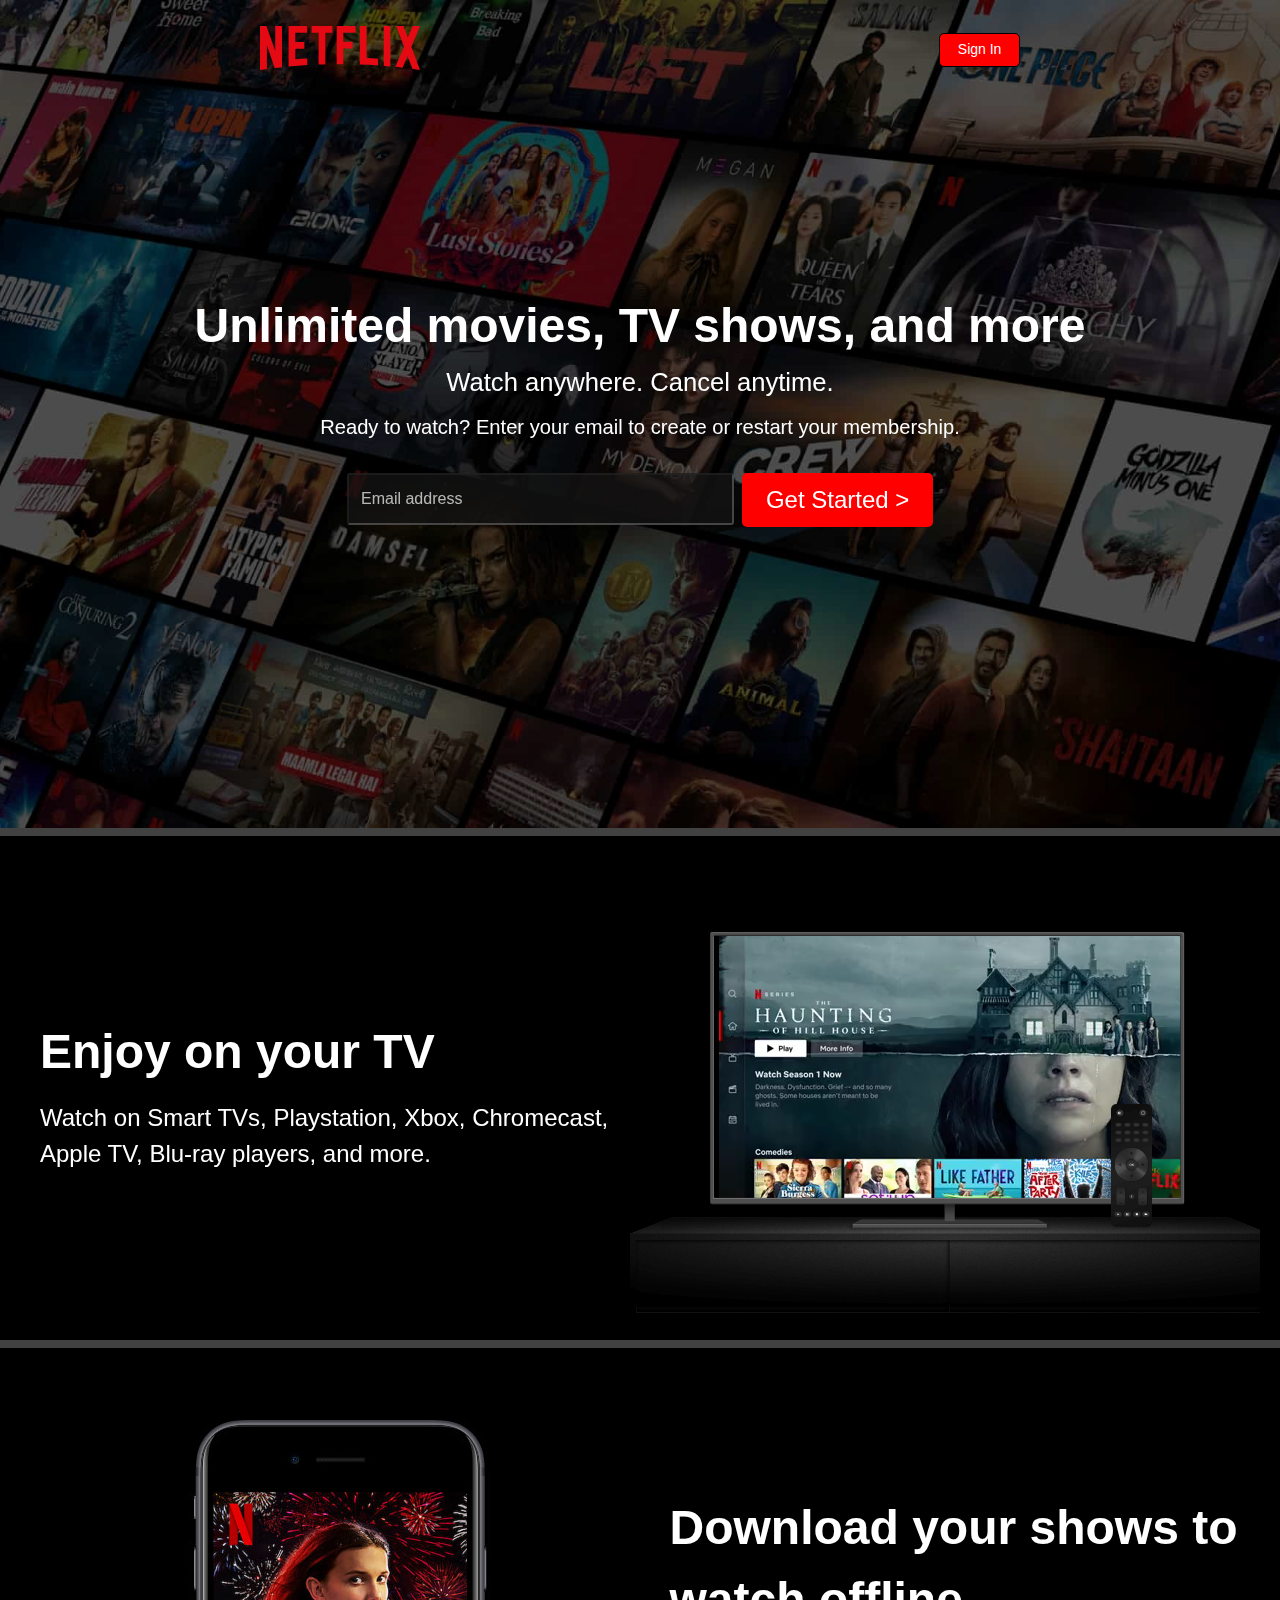
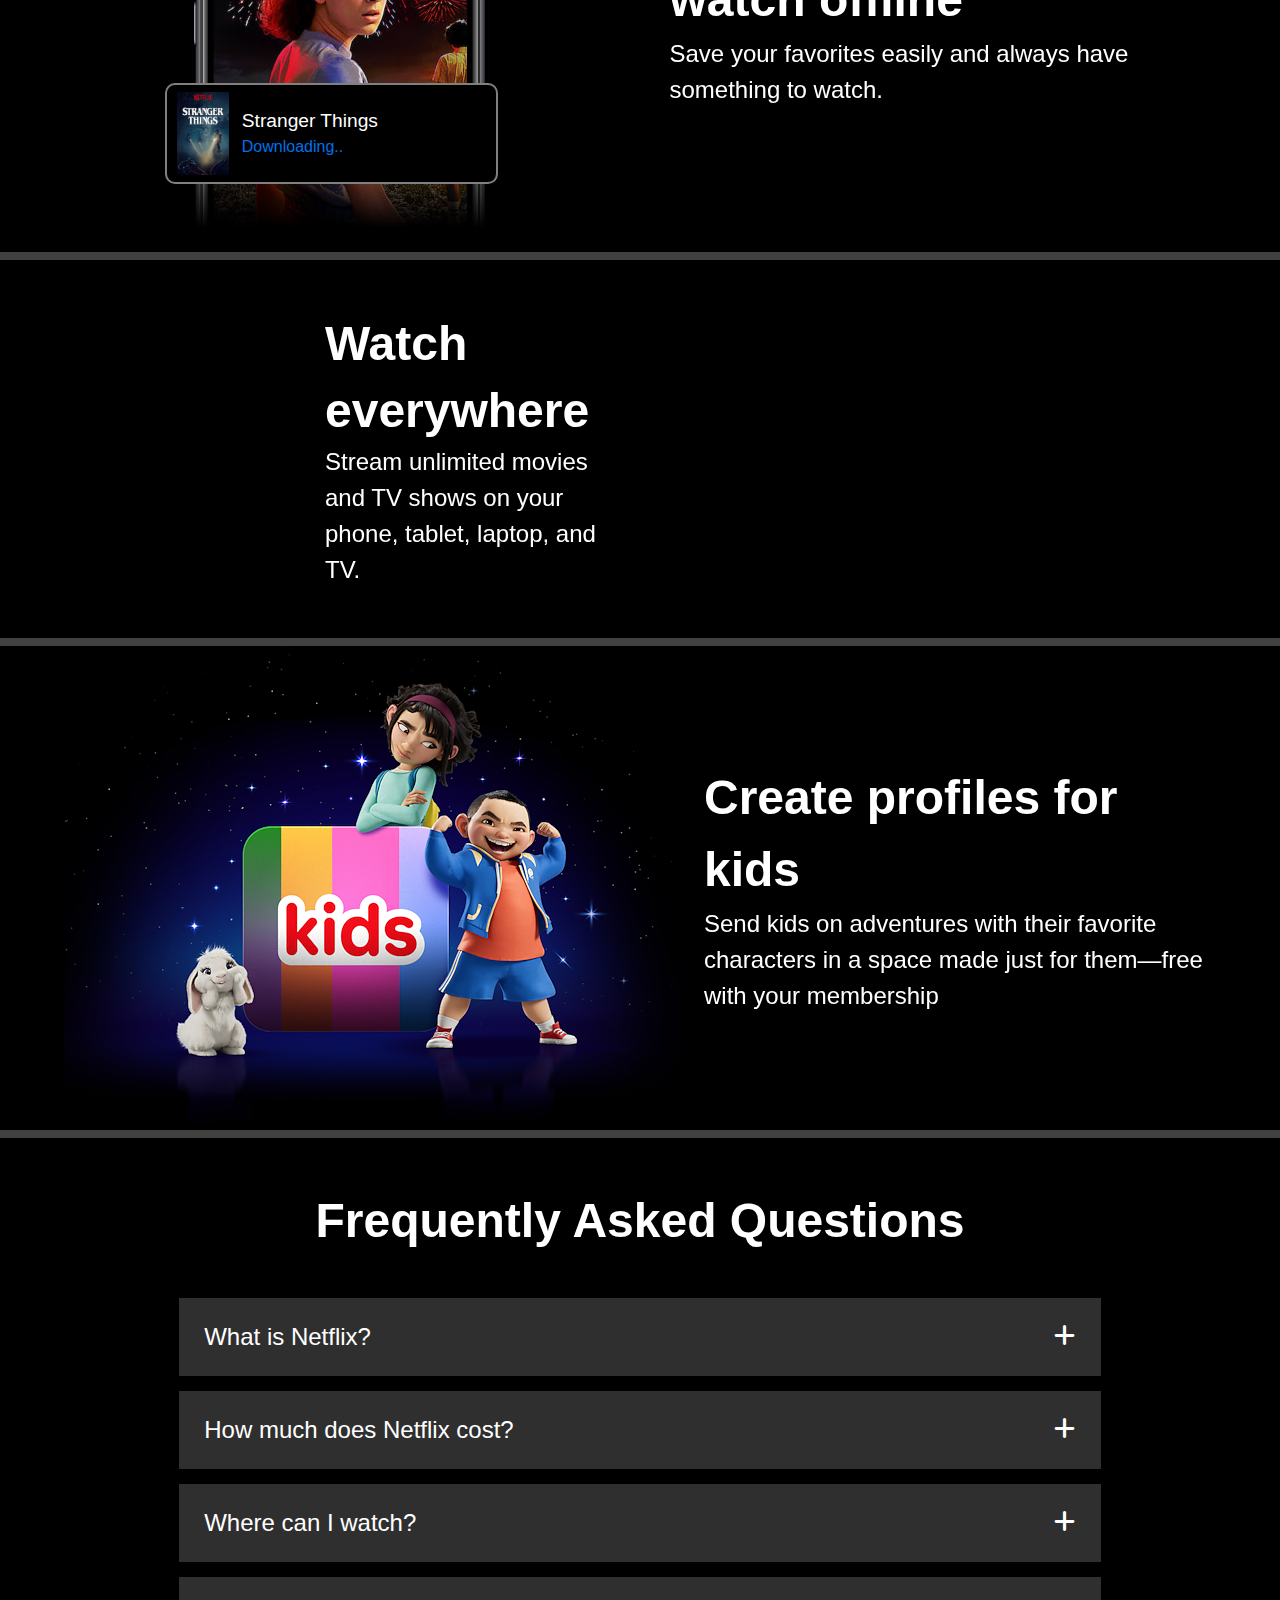
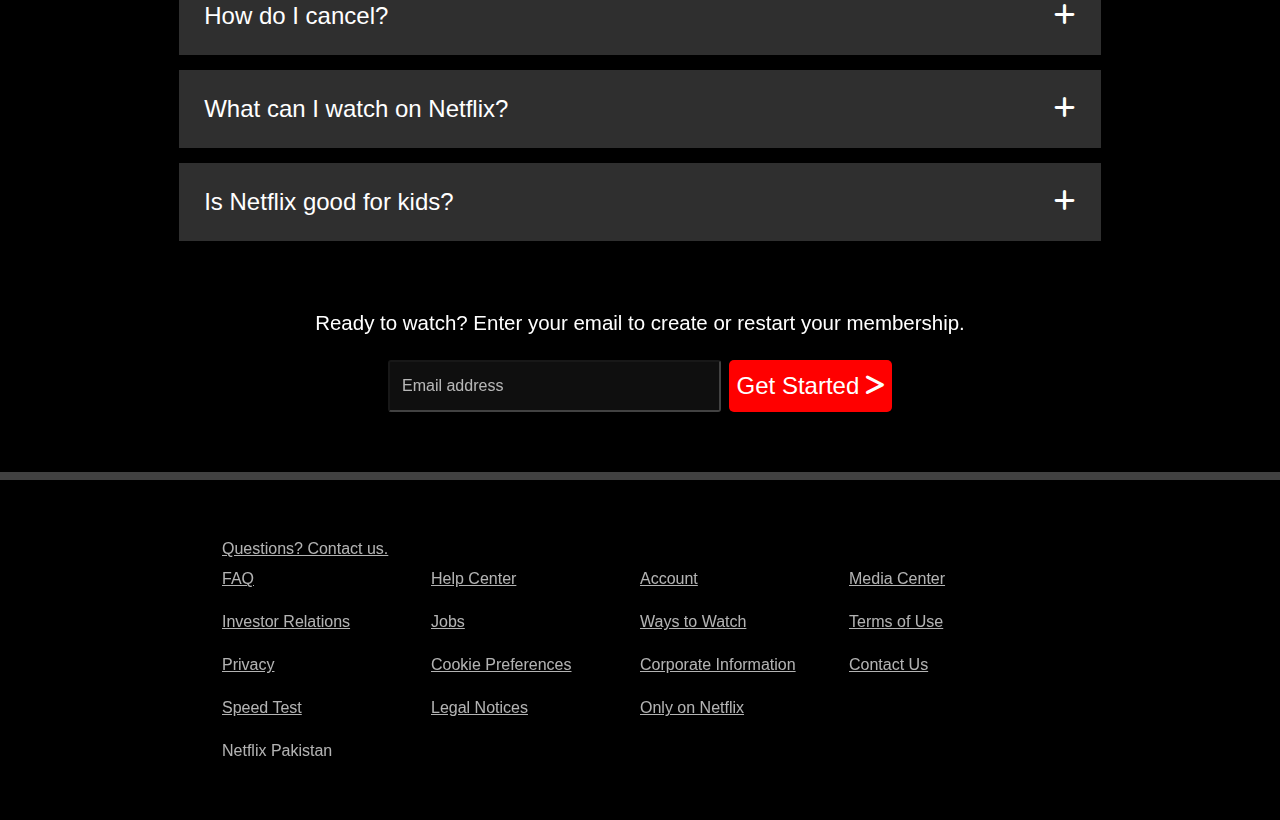
<file: index.html>
<!DOCTYPE html>
<html lang="en">

<head>
    <meta charset="UTF-8">
    <meta name="viewport" content="width=device-width, initial-scale=1.0">
    <meta name="google-site-verification" content="ixDohP4hkZbmgXG186TBq-lHDKE25GFecspCRJdrLgk" />
    <link rel="stylesheet" href="https://cdnjs.cloudflare.com/ajax/libs/font-awesome/6.5.2/css/all.min.css">
    <title>Netflix Pakistan - Watch TV Shows Online, Watch Movies Online</title>
</head>
<link rel="stylesheet" href="style.css">
<link rel="stylesheet" href="device.css">

<body>
    <section id="main">
        <nav>
            <span>
                <img src="Assets/Images/Logo.svg" width="160px" alt="Logo">
            </span>

            <div id="navButton" class="btn">
                <a href="login.html" target="_blank">Sign In</a>
            </div>
        </nav>

        <div id="hero">
            <h1> Unlimited movies, TV shows, and more </h1>
            <p> Watch anywhere. Cancel anytime. </p>
            <p> Ready to watch? Enter your email to create or restart your membership. </p>

            <div class="info">
                <label for="Email"></label>
                <input type="email" name="Email" id="Email" placeholder="Email address" required>
                <button class="btn">Get Started &gt;</button>
            </div>
        </div>
        <div class="box">

        </div>
    </section>

    <div class="separationLine"> </div>

    <!-- Next Section Starts  -->

    <section class="next">
        <div class="set">
            <h2>Enjoy on your TV</h2>
            <p>Watch on Smart TVs, Playstation, Xbox, Chromecast, Apple TV, Blu-ray players, and more.</p>
        </div>

        <div class="ImgSection">
            <img src="Assets/Images/tv.PNG" alt="Tv image" id="myimage">
            <video src="Assets/Videos/Tv-video.m4v" autoplay loop muted></video>
        </div>
    </section>

    <div class="separationLine"> </div>

    <section class="next second">
        <div class="ImgSection">
            <img src="Assets/Images/mobile image.jpg" alt="Mobile image">
            <div class="boxshot">
                <span> <img src="Assets/Images/boxshot.png" alt="boxshot" width="65px" height="83px"></span>
                <div class="setcont">
                    <div id="str">Stranger Things</div>
                    <div id="download">Downloading..</div>
                </div>
            </div>
        </div>

        <div class="set cont">
            <h2>Download your shows to watch offline</h2>
            <p>Save your favorites easily and always have something to watch.</p>
        </div>
    </section>

    <div class="separationLine"> </div>

    <section class="next third">
        <div class="watch">
            <h2>Watch everywhere</h2>
            <p>Stream unlimited movies and TV shows on your phone, tablet, laptop, and TV.</p>
        </div>
    </section>

    <div class="separationLine"> </div>

    <section class="next fourth">
        <div id="kidsImg"><img src="Assets/Images/kids.png" alt="Kids"></div>
        <div class="kids">
            <h2>Create profiles for kids</h2>
            <p>Send kids on adventures with their favorite characters in a space made just for them—free with your
                membership</p>
        </div>
    </section>

    <div class="separationLine"> </div>

    <section id="questions">
        <h2>Frequently Asked Questions</h2>
        <div class="set">
            <div class="wrappers">
                <button class="toggle"><span>What is Netflix?</span>
                    <i class="fa-solid fa-plus icon"></i>
                </button>
                <div class="content">
                    <span>
                        Netflix is a streaming service that offers a wide variety of award-winning TV shows, movies,
                        anime, documentaries, and more on thousands of internet-connected devices.
                    </span>
                    <br><br>
                    <span>
                        You can watch as much as you want, whenever you want without a single commercial all for one
                        low monthly price. There's always something new to discover and new TV shows and movies are
                        added every week!
                    </span>
                </div>
            </div>

            <div class="wrappers">
                <button class="toggle"><span>How much does Netflix cost?</span>
                    <i class="fa-solid fa-plus icon"></i>
                </button>
                <div class="content">
                    <span>
                        Watch Netflix on your smartphone, tablet, Smart TV, laptop, or streaming device, all for one
                        fixed monthly fee. Plans range from Rs 250 to Rs 1,100 a month. No extra costs, no
                        contracts.Netflix is a streaming service that offers a wide variety of award-winning TV shows,
                        movies, anime, documentaries, and more on thousands of internet-connected devices.
                    </span>
                </div>
            </div>

            <div class="wrappers">
                <button class="toggle"><span>Where can I watch?</span>
                    <i class="fa-solid fa-plus icon"></i>
                </button>
                <div class="content">
                    <span>
                        Watch anywhere, anytime. Sign in with your Netflix account to watch instantly on the web at
                        netflix.com from your personal computer or on any internet-connected device that offers the
                        Netflix app, including smart TVs, smartphones, tablets, streaming media players and game
                        consoles.
                    </span>
                    <br><br>
                    <span>
                        You can also download your favorite shows with the iOS, Android, or Windows 10 app. Use
                        downloads to watch while you're on the go and without an internet connection. Take Netflix with
                        you anywhere.
                    </span>
                </div>
            </div>

            <div class="wrappers">
                <button class="toggle"><span>How do I cancel?</span>
                    <i class="fa-solid fa-plus icon"></i>
                </button>
                <div class="content">
                    <span>
                        Netflix is flexible. There are no pesky contracts and no commitments. You can easily cancel your
                        account online in two clicks. There are no cancellation fees start or stop your account anytime.
                    </span>
                </div>
            </div>

            <div class="wrappers">
                <button class="toggle"><span>What can I watch on Netflix?</span>
                    <i class="fa-solid fa-plus icon"></i>
                </button>
                <div class="content">
                    <span>
                        Netflix has an extensive library of feature films, documentaries, TV shows, anime, award-winning
                        Netflix originals, and more. Watch as much as you want, anytime you want.
                    </span>
                </div>
            </div>

            <div class="wrappers">
                <button class="toggle"><span>Is Netflix good for kids?</span>
                    <i class="fa-solid fa-plus icon"></i>
                </button>
                <div class="content">
                    <span>
                        The Netflix Kids experience is included in your membership to give parents control while kids
                        enjoy family-friendly TV shows and movies in their own space.
                    </span>
                    <br><br>
                    <span>
                        Kids profiles come with PIN-protected parental controls that let you restrict the maturity
                        rating of content kids can watch and block specific titles you don't want kids to see. You can
                        watch as much as you want, whenever you want without a single commercial all for one low monthly
                        price. There's always something new to discover and new TV shows and movies are added every
                        week!
                    </span>
                </div>
            </div>
        </div>

        <div class="information">
            <h3 class="ready">Ready to watch? Enter your email to create or restart your membership.</h3>
            <div class="extra">
                <label for="Email"></label>
                <input type="email" name="Email" id="Email" placeholder="Email address" required>
                <button class="btn">Get Started <i class="fa-solid fa-greater-than"></i></button>
            </div>
        </div>
    </section>

    <div class="separationLine"> </div>

    <!-- Footer Section -->

    <footer>
        <span>
            <a href="#">Questions? Contact us.</a>
        </span>
        <div class="footerSec">
            <div class="wrapper">
                <a href="#">FAQ</a>
                <a href="#">Investor Relations</a>
                <a href="#">Privacy</a>
                <a href="#">Speed Test</a>
                <a href="#" id="none">Netflix Pakistan</a>

                <!-- <select name="Lang" id="eng">
                    <option value="Eng">English</option>
                </select> -->
            </div>

            <div class="wrapper">
                <a href="#">Help Center</a>
                <a href="#">Jobs</a>
                <a href="#">Cookie Preferences</a>
                <a href="#">Legal Notices</a>
            </div>

            <div class="wrapper">
                <a href="#">Account</a>
                <a href="#">Ways to Watch</a>
                <a href="#">Corporate Information</a>
                <a href="#">Only on Netflix</a>
            </div>

            <div class="wrapper">
                <a href="#">Media Center</a>
                <a href="#">Terms of Use</a>
                <a href="#">Contact Us</a>
            </div>

        </div>
    </footer>
    <script src="script.js"></script>
</body>

</html>
</file>
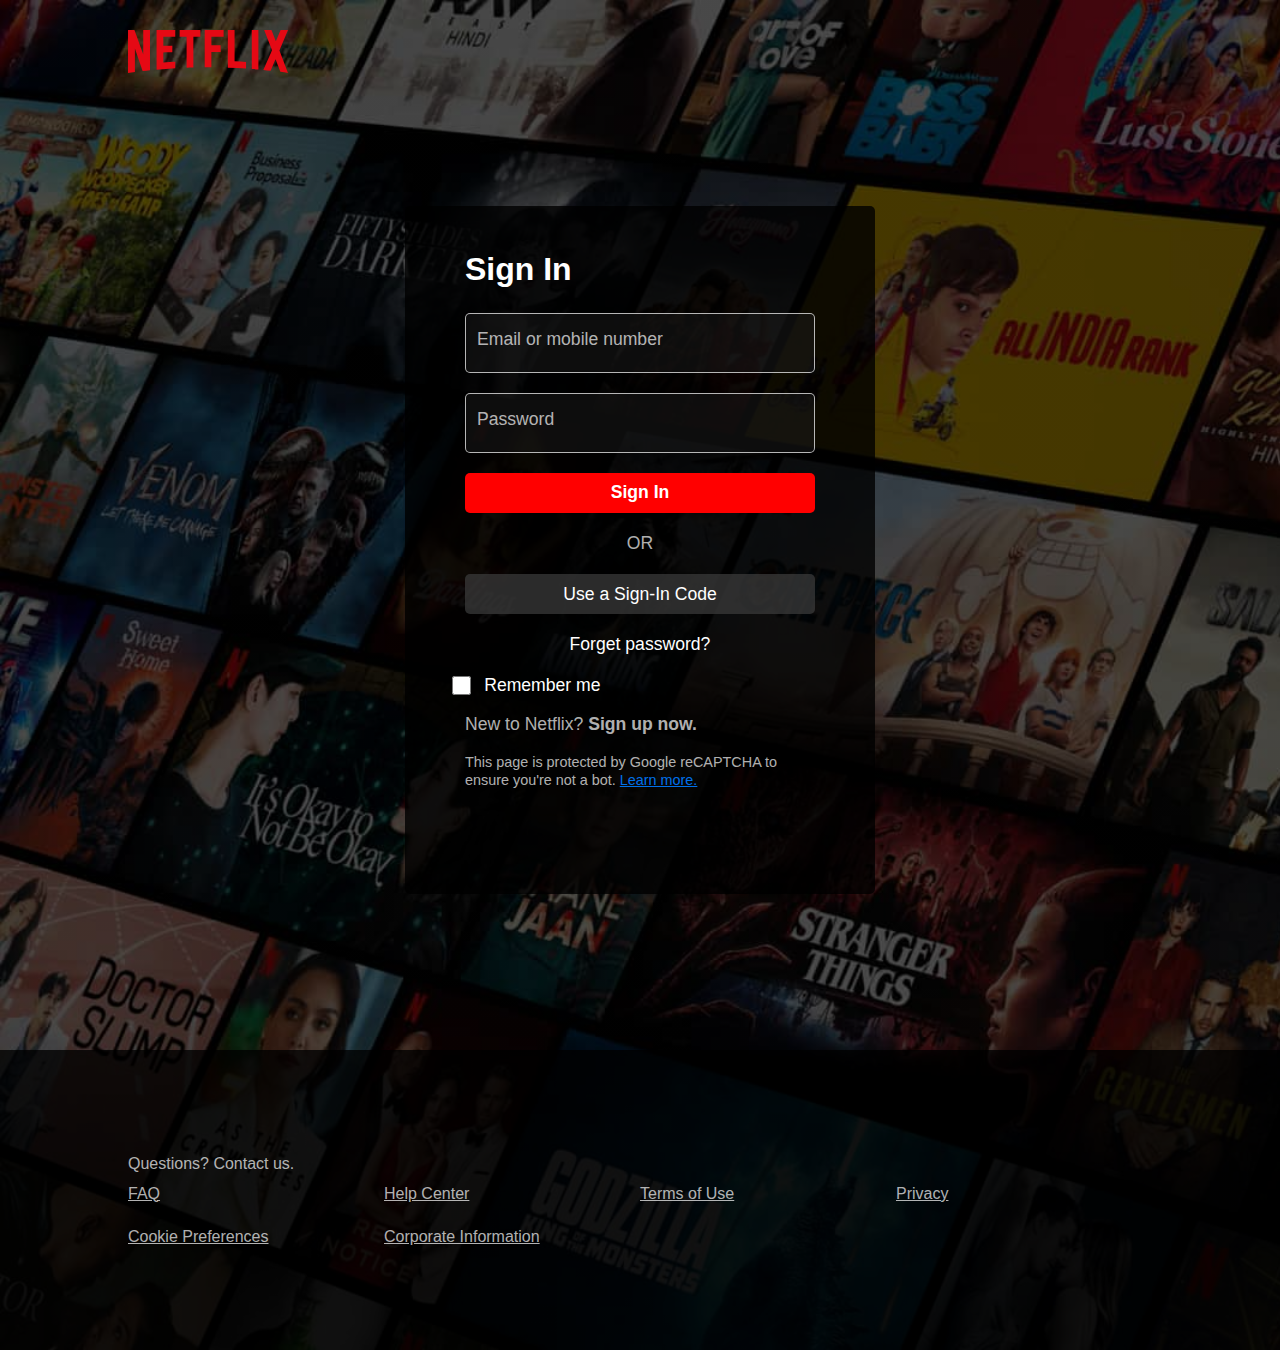
<file: login.html>
<!DOCTYPE html>
<html lang="en">

<head>
    <meta charset="UTF-8">
    <meta name="viewport" content="width=device-width, initial-scale=1.0">
    <title>Login</title>
</head>
<style>
    * {
        margin: 0;
        padding: 0;
        box-sizing: border-box;
        font-family: "Netflix Sans", "Helvetica Neue", "Segoe UI", Roboto, Ubuntu, sans-serif;
    }

    body {
        background-image: url("Assets/Images/bg\ page.jpg");
        background-repeat: no-repeat;
        background-size: cover;
        min-height: 100vh;
    }

    .container {
        display: flex;
        flex-direction: column;
        background-color: inherit;
        position: relative;
        background: linear-gradient(#0000009f, #0000009f);
        z-index: 0;
    }

    .setting {
        height: 100%;
        opacity: 0.5;
    }

    nav {
        height: 100px;
        position: relative;
        padding-top: 30px;
        display: flex;
        margin-left: 10%;
    }

    nav a img {
        cursor: pointer;
    }

    .set {
        display: flex;
        justify-content: center;
        align-items: center;
        min-height: 100vh;
        background-color: inherit;
        z-index: 2;
        position: relative;
    }

    #main .form-wrapper {
        padding: 45px 60px;
        height: 100%;
        position: absolute;
        overflow: hidden;
        z-index: 1;
        border-radius: 5px;
        box-sizing: border-box;
        width: 470px;
        height: auto;
        background-color: rgba(0, 0, 0, 0.8);
    }

    .form-wrapper h2 {
        font-size: 32px;
        font-weight: 700;
        color: white;
    }

    .form-wrapper form {
        margin: 25px 0px 60px;
    }

    .form-wrapper .form-action {
        height: 60px;
        position: relative;
        margin-bottom: 20px;
    }

    .form-action input {
        width: 100%;
        height: 100%;
        border: 1px solid rgba(255, 255, 255, 0.7);
        padding: .5rem 1rem 0.5rem;
        border-radius: 5px;
        text-align: left;
        font-size: 1.1rem;
        font-weight: 600;
        color: rgba(255, 255, 255, 0.7);
        background: rgba(32, 32, 32, 0.4);
        /* background: transparent; */
    }

    .form-action input::placeholder {
        opacity: 0;
    }


    .form-action label {
        position: absolute;
        left: 12px;
        top: 16px;
        color: rgba(255, 255, 255, 0.7);
        font-size: 1.1rem;
        font-weight: 400;
        pointer-events: none;
    }

    .form-action input:focus+label {
        top: 5px;
        font-size: 12px;
        transition: all 0.4s ease-out;
    }

    .form-action input:not(:placeholder-shown)+label {
        top: 5px;
        font-size: 12px;
    }


    .about :nth-child(1) {
        width: 100%;
        background: #ff0000;
        padding: .6rem 1rem 0.6rem;
        border-radius: 5px;
        color: rgba(255, 255, 255);
        font-size: 1.1rem;
        font-weight: 600;
        border: none;
        height: inherit;
        cursor: pointer;
        transition: all .5s ease-out;
    }

    .about :nth-child(1):hover {
        background: #c40000;
    }

    .about p {
        color: rgba(255, 255, 255, 0.7);
        text-align: center;
        margin: 20px 0px;
        font-size: 1.1rem;
        font-weight: 400;
    }

    .about :nth-child(3) {
        width: 100%;
        color: rgb(255, 255, 255);
        background: rgb(61, 61, 61, 0.7);
        height: inherit;
        padding: .6rem 1rem 0.6rem;
        font-size: 1.1rem;
        border: none;
        border-radius: 5px;
        cursor: pointer;
        font-weight: 500;
        transition: all .5s ease-out;
    }

    .about :nth-child(3):hover {
        background: rgba(43, 42, 42, 0.7);
    }

    .about a {
        text-decoration: none;
        color: rgb(255, 255, 255);
        width: 100%;
        display: flex;
        justify-content: center;
        margin: 20px 0px;
        font-size: 1.1rem;
        font-weight: 400;
    }

    .about a:hover {
        text-decoration: underline;
    }

    .remember {
        width: 100%;
        display: flex;
        align-items: center;
    }

    .remember label {
        font-size: 1.1rem;
        color: rgba(255, 255, 255);
    }

    .remember input {
        cursor: pointer;
        position: relative;
        width: 1.2rem;
        height: 1.2rem;
        border-radius: 0.125rem;
        left: -0.8125rem;
    }

    .form-help p {
        margin: 18px 0px;
        color: rgba(255, 255, 255, 0.7);
        font-size: 1.1rem;
        font-weight: 400px;
    }

    .form-help p a {
        text-decoration: none;
        color: rgba(255, 255, 255, 0.7);
        font-weight: 500;
    }

    .form-help p a:hover {
        text-decoration: underline;
    }

    .form-wrapper span {
        color: rgba(255, 255, 255, 0.7);
        font-size: 0.9rem;
    }

    .form-wrapper span a {
        background-color: transparent;
        border: none;
        color: #0071eb;
        cursor: pointer;
        font-size: inherit;
        padding: 0;
    }

    footer {
        background-color: rgba(0, 0, 0, 0.767);
        width: 100%;
        margin: auto;
        height: 300px;
        margin-top: 50px;
        display: flex;
    }

    footer .nextset {
        width: 80%;
        margin: auto;
    }

    .footerSec {
        margin: auto;
        color: rgba(255, 255, 255, 0.7);
        display: grid;
        grid-template-columns: repeat(4, 1fr);
    }

    .wrapper {
        display: flex;
        flex-direction: column;
        padding-top: 12px;
        gap: 25px;
    }

    .wrapper #none {
        text-decoration: none;
    }

    .wrapper a,
    footer span a {
        color: rgba(255, 255, 255, 0.7);
    }

    footer span a {
        text-decoration: none;
    }

    /* Responsivenes */

    @media only screen and (max-width: 1270px) {

        nav {
            width: 92%;
        }

        nav img {
            width: 130px;
        }


        #main .form-wrapper {
            width: 430px;
            padding: 40px 50px;
            min-height: auto;
            z-index: 1;
        }

        .about a,
        .about p {
            margin: 16px 0px;
        }

        .form-help p {
            margin: 16px 0px;
        }


        .form-wrapper h2 {
            font-size: 27px;
        }


        .form-wrapper .about button,
        .about a,
        .about p {
            font-size: 16px;
        }

        .remember label,
        .form-help p {
            font-size: 16px;
        }

        .remember input {
            width: 1rem;
            height: 1rem;
        }

        footer .nextset {
            width: 100%;
            padding: 0px 30px;
        }
    }


    @media only screen and (max-width: 960px) {
        .footerSec {
            grid-template-columns: repeat(2, 1fr);
        }

        nav img {
            width: 120px;
        }

        nav {
            margin-left: 20px;
        }
    }

    @media only screen and (max-width: 600px) {
        body {
            background: black;
        }

        #main .form-wrapper {
            width: 100%;
            padding: 40px 30px;
        }

        .form-wrapper h2 {
            font-size: 2rem;
        }

        .form-action input {
            font-weight: 500;
        }

        #hrline {
            height: 1px;
            background-color: gray;
            width: 100%;
        }

        footer .nextset {
            padding: 0px 20px;
        }

        footer {
            margin-top: 0;
        }

        .nextset a {
            font-size: 15px;
        }
    }
</style>

<body>
    <div class="setting"></div>
    <div class="container">
        <section id="main">
            <nav>
                <a href="index.html"><img src="Assets/Images/Logo.svg" alt="logo" width="160px"></a>
            </nav>
            <div class="set">
                <div class="form-wrapper">
                    <h2>Sign In</h2>
                    <form action="">
                        <div class="form-action">
                            <input type="email" name="UserEmail" id="Email" placeholder="Email or mobile number"
                                required>
                            <label for="Email">Email or mobile number</label>
                        </div>

                        <div class="form-action">
                            <input type="password" name="UserPassword" id="password" placeholder="Password" required>
                            <label for="password">Password</label>
                        </div>

                        <div class="about">
                            <button>Sign In</button>
                            <p>OR</p>
                            <button>Use a Sign-In Code</button>
                            <a href="#">Forget password?</a>
                        </div>

                        <div class="form-help">
                            <div class="remember">
                                <input type="checkbox" name="remembering" id="remember">
                                <label for="remember">Remember me</label>
                            </div>

                            <p>New to Netflix? <a href="index.html" target="_blank"><strong>Sign up now.</strong></a>
                            </p>
                        </div>
                        <span>This page is protected by Google reCAPTCHA to ensure you're not a bot. <a href="#">Learn
                                more.</a></span>
                    </form>

                </div>
            </div>
        </section>

        <div id="hrline"></div>
        <footer>
            <div class="nextset">
                <span>
                    <a href="#">Questions? Contact us.</a>
                </span>
                <div class="footerSec">
                    <div class="wrapper">
                        <a href="#">FAQ</a>
                        <a href="#">Cookie Preferences</a>
                    </div>

                    <div class="wrapper">
                        <a href="#">Help Center</a>
                        <a href="#">Corporate Information</a>
                    </div>

                    <div class="wrapper">
                        <a href="#">Terms of Use</a>
                    </div>

                    <div class="wrapper">
                        <a href="#">Privacy</a>
                    </div>

                </div>
            </div>
        </footer>
    </div>
</body>

</html>
</file>
<file: style.css>
* {
    margin: 0;
    padding: 0;
    scroll-behavior: smooth;
    box-sizing: border-box;
    font-family: "Netflix Sans", "Helvetica Neue", "Segoe UI", Roboto, Ubuntu, sans-serif;
}

body {
    background-color: black;
    color: var(--primary-color);
}

:root {
    --primary-color: white;
    --btn-color: #ff0000;
}

#main {
    background-image: url("Assets/Images/bg\ img.jpg");
    height: 92vh;
    width: 100%;
    min-height: auto;
    background-position: center;
    background-repeat: no-repeat;
    /* background-size: max(1400px, 100vw); */
    background-size: cover;
    position: relative;
}

#main .box {
    min-height: 92vh;
    width: 100%;
    /* min-height: auto; */
    position: absolute;
    top: 0%;
    background-color: black;
    opacity: 0.6;
}

.btn {
    border: none;
}

#main nav {
    position: absolute;
    height: 100px;
    width: 100%;
    display: flex;
    justify-content: space-around;
    align-items: center;
}

#main nav img {
    position: relative;
    z-index: 10;
}

#navButton {
    border: 1px solid black;
    background-color: var(--btn-color);
    border-radius: 5px;
    position: relative;
    z-index: 10;
    padding: 6px 18px;
    padding-bottom: 8px;
    transition: all 0.5s ease-out;
}

#navButton a {
    font-size: 14px;
    text-align: center;
    color: var(--primary-color);
    font-weight: 500;
    cursor: pointer;
    text-decoration: none;
}

#main #hero {
    display: flex;
    flex-direction: column;
    width: 100%;
    justify-content: center;
    align-items: center;
    /* background: rgb(0 0 0 / 30%); */
    gap: 15px;
    color: rgb(255, 255, 255);
    position: absolute;
    height: calc(100vh - 75px);
    z-index: 5;
}

#hero :nth-child(1) {
    color: rgb(255, 255, 255);
    font-size: 3rem;
    font-weight: 900;
}

#hero :nth-child(2) {
    font-size: 1.6rem;
    font-weight: 400;
}

#hero :nth-child(3) {
    font-size: 1.26rem;
    font-weight: 400;
    line-height: 1.5;
}

#main .info {
    display: flex;
    width: 100%;
    max-width: 36.625rem;
    align-items: flex-start;
    margin: 1rem auto 0;
    flex-direction: row;
}

#main .info input {
    font-size: 1rem;
    font-weight: 500;
    position: relative;
    width: 100%;
    text-align: left;
    border-radius: 3px;
    padding: 15px 0px;
    padding-left: 12px;
    color: rgba(255, 255, 255, 0.7);
    background: rgba(22, 22, 22, 0.7);
    border-color: rgba(124, 124, 124, 0.5);
}

#main .info input::placeholder {
    font-size: 1rem;
    color: rgba(255, 255, 255, 0.7);
}

#main .info .btn {
    background-color: var(--btn-color);
    color: var(--primary-color);
    font-weight: 500;
    font-size: 24px;
    border-radius: 5px;
    width: 50%;
    cursor: pointer;
    margin-left: 0.5rem;
    padding: 9px 0px;
    transition: all 0.5s ease-out;
}

#main .btn:hover {
    background-color: #be0000;
}

.separationLine {
    height: 8px;
    background-color: rgb(65, 65, 65);
}

.next {
    display: flex;
    justify-content: center;
    align-items: center;
    margin: 0px 20px;
    flex-direction: row;
    position: relative;
}

.set {
    flex-basis: 50%;
}

.next>div :nth-child(1) {
    font-size: 3rem;
    line-height: 2;
    font-weight: 900;
    color: var(--primary-color);
}

.next>div :nth-child(2) {
    font-size: 1.5rem;
    font-weight: 400;
    line-height: 1.5;
    color: var(--primary-color);
}

.second .setcont {
    text-align: left;
    position: relative;
    padding-top: 15px;
}

.boxshot #str {
    font-size: 1.2rem;
    line-height: 1.5;
    font-weight: 500;
}

.second .setcont #download {
    font-size: 1rem;
    color: #0071eb;
    text-align: left;
}


.ImgSection {
    position: relative;
    margin-bottom: 20px;
    overflow: hidden;
}

.ImgSection img {
    position: relative;
    z-index: 10;
}

.ImgSection video {
    position: absolute;
    top: 20%;
    overflow: hidden;
    z-index: -1;
    left: 14%;
}

.second .cont h2 {
    line-height: 1.5;
}

.second .cont p {
    line-height: 1.5;
}

.boxshot {
    position: absolute;
    z-index: 10;
    background: black;
    bottom: 10%;
    left: 23%;
    margin: auto;
    border-radius: 10px;
    border: 2px solid gray;
    padding: 7px 10px;
    width: 53%;
    gap: 15px;
    text-align: left;
}

.boxshot img {
    position: relative;
    padding-right: 13px;
    float: left;
}


.third {
    display: flex;
    justify-content: flex-start;
    min-height: auto;
    /* height: 55vh; */
    margin: 50px 10px;
}

.watch {
    max-width: 47vw;
    text-align: left;
    padding-left: 25%;
}

.third .watch :nth-child(1) {
    line-height: 1.4;
}

.third .watch :nth-child(2) {
    line-height: 1.5;
}

.fourth {
    display: flex;
    position: relative;
    justify-content: center;
    min-height: auto;
    width: 90vw;
    margin: auto;
}

.fourth .kids h2 {
    line-height: 1.5;
}

/* faq */

#questions {
    width: 100%;
    padding: 10px;
    margin: auto;
    text-align: center;
}

#questions h2 {
    font-size: 48px;
    font-weight: 900;
    text-align: center;
    color: var(--primary-color);
    margin: 45px 0px 25px 0px;
}


.toggle {
    font-size: 1.5rem;
    font-weight: 500;
    color: var(--primary-color);
    width: 100%;
    background-color: #2f2f2f;
    text-align: left;
    padding: 25px;
    border: none;
    display: flex;
    justify-content: space-between;
    cursor: pointer;
    margin-bottom: 5px;
    position: relative;
    transition: all .4s ease-out;
}


.toggle:hover {
    background-color: #474646;
}

.set {
    width: 100%;
    margin: 70px auto;
    margin: auto;
    padding: 20px;
    font-size: 1.5rem;
    font-weight: 400;
}

#questions .wrappers {
    width: 78%;
    height: 100%;
    text-align: left;
    padding: 5px 15px;
    margin: auto;
}

.wrappers .content {
    background-color: #2f2f2f;
    position: relative;
    padding: 0px 20px;
    height: 0;
    overflow: hidden;
    outline: none;
    color: var(--primary-color);
    font-weight: 400;
    text-align: left;
    transition: all 0.4s ease;
}

.wrappers.active .content {
    padding: 20px;
    height: fit-content;
}

.wrappers.active .icon {
    transform: rotate(-45deg);
}

.wrappers .icon {
    transition: transform .2s ease-out;
}

#questions .information .extra {
    display: flex;
    max-width: 40%;
    position: relative;
    margin: 25px auto;
    margin-bottom: 50px;
}


#questions .information .extra input {
    font-size: 1rem;
    font-weight: 400;
    position: relative;
    width: 100%;
    text-align: left;
    border-radius: 3px;
    padding: 15px 0px;
    padding-left: 12px;
    color: rgba(255, 255, 255, 0.7);
    background: rgba(22, 22, 22, 0.7);
    border-color: rgba(119, 119, 119, 0.5);
}

#questions .information h3 {
    padding-top: 40px;
}

#questions .extra input::placeholder {
    font-size: 1rem;
    color: rgba(255, 255, 255, 0.7);
}

#questions .information .btn {
    background-color: var(--btn-color);
    color: var(--primary-color);
    font-weight: 500;
    font-size: 24px;
    border-radius: 5px;
    width: 50%;
    cursor: pointer;
    margin-left: 0.5rem;
    padding: 8px 0px;
    transition: all 0.5s ease-out;
}

#questions .btn:hover {
    background-color: #be0000;
}

.information .ready {
    font-size: 1.28rem;
    font-weight: 400;
    width: 100%;
    /* line-height: 1.5; */
}

/* Footer Sections */

footer {
    width: 70%;
    margin: 30px auto;
    min-height: auto;
    padding: 30px;
}

.footerSec {
    color: rgba(255, 255, 255, 0.7);
    display: grid;
    grid-template-columns: repeat(4, 1fr);
}

.wrapper {
    display: flex;
    flex-direction: column;
    padding-top: 12px;
    gap: 25px;
}

.wrapper #none {
    text-decoration: none;
}

.wrapper a,
footer span a {
    color: rgba(255, 255, 255, 0.7);
}
</file>
<file: device.css>
@media screen and (min-width: 1086px) and (max-width: 1200px) {

    #main nav {
        justify-content: space-between;
        padding: 0px 25px;
    }

    #questions .information .btn {
        font-size: 17px;
    }

    #questions .wrappers{
        width: 90%;
    }

    .next {
        padding: 0px 10px;
    }

    .next .ImgSection {
        width: 80%;
    }

    .next .set {
        width: 100%;
    }

    .second {
        width: auto;
    }

    .second .ImgSection {
        width: 45%;
    }

    .second .ImgSection img {
        width: 100%;
    }

    .second .boxshot img {
        width: 25%;
        height: 25%;
    }

    .second .cont h2 {
        line-height: 1.3;
    }

    .fourth #kidsImg img {
        width: 100%;
    }

    .fourth .kids {
        width: 75%;
    }

    footer {
        width: 80vw;
    }
}

@media screen and (min-width: 960px) and (max-width: 1085px) {
    #main nav {
        justify-content: space-between;
        padding: 0px 25px;
    }

    #hero :nth-child(1) {
        font-size: 2.7rem;
    }

    .next {
        width: 100%;
        padding: 0px 10px;
    }

    .next .ImgSection img {
        width: 100%;
    }

    .second .ImgSection {
        width: 45%;
    }

    .second .ImgSection img {
        width: 100%;
    }

    .second .boxshot img {
        width: 30%;
        height: 25%;
    }

    .second .cont h2 {
        line-height: 1.3;
    }

    .watch {
        max-width: 45vw;
        padding-left: 20px;
    }

    .fourth #kidsImg img {
        width: 100%;
    }

    .fourth .kids {
        width: 75%;
    }

    #questions .wrappers{
        width: 100%;
    }

    #questions .information .extra {
        max-width: 60%;
    }

    #questions h2 {
        line-height: 2.2;
    }

    footer {
        width: 100%;
    }
}

@media screen and (min-width: 600px) and (max-width: 959px) {

    #main nav {
        justify-content: space-between;
        padding: 0px 35px;
    }

    #main nav img {
        width: 120px;
    }

    #hero :nth-child(1) {
        font-size: 2rem;
        font-weight: 700;
    }

    #hero :nth-child(2),
    :nth-child(3) {
        font-size: 1.125rem;
        font-size: 500;
        overflow: hidden;
        text-align: center;
        flex-wrap: wrap;
    }

    .next {
        flex-direction: column;
        height: auto;
        flex-wrap: wrap;
        align-content: center;
        padding: 10px;
    }

    .next>div :nth-child(1) {
        font-size: 2rem;
        font-weight: 700;
        text-align: center;
    }

    .next>div :nth-child(2) {
        font-size: 1.125rem;
        font-weight: 400;
        text-align: center;
        flex-wrap: wrap;
    }

    .next .ImgSection #myimage {
        width: 100%;
    }


    .boxshot {
        min-height: auto;
    }

    .second {
        width: 100%;
    }

    .second .ImgSection {
        min-height: auto;
        position: relative;
        order: 2;
    }

    .second .cont {
        order: 1;
        padding: 3.5rem 0;
    }

    .second .setcont {
        text-align: left;
        float: left;
        margin: 0px auto;
        padding-top: 8px;
        line-height: normal;
    }

    .second .setcont #str {
        font-size: 1rem;
    }

    .second .setcont #download {
        font-size: 0.9rem;
    }

    .boxshot span img {
        height: 60px;
    }

    .watch {
        max-width: 100%;
        text-align: center;
        align-content: center;
        margin: 80px auto;
        padding-left: 0;
    }

    .watch p {
        flex-wrap: wrap;
    }


    .fourth #kidsImg {
        order: 2;
    }

    .fourth #kidsImg img {
        width: 100%;
    }

    .fourth .kids {
        order: 1;
        padding: 3.5rem 0;
        overflow: hidden;
        flex-wrap: wrap;
    }

    #questions h2 {
        font-size: 2rem;
        font-weight: 700;
        line-height: 2.3;
        margin-bottom: 0;
    }

    #questions .wrappers{
        width: 100%;
    }
    #questions .wrappers .toggle{
        font-size: 1.4rem;
        font-weight: 400;
    }

    #questions .content {
        font-size: 1.2rem;
        font-weight: 400;
    }

    #questions .ready {
        width: 100%;
        font-size: 1.1rem;
    }


    #questions .information .extra {
        max-width: 60%;
    }

    #questions .information .btn {
        font-size: 1rem;
    }

    footer {
        width: 100%;
        text-align: left;
    }

    .footerSec {
        grid-template-columns: repeat(2, 1fr);
    }

    footer .wrapper a {
        text-align: left;
    }
}

@media screen and (max-width: 599px) {
    #main nav {
        justify-content: space-between;
        padding: 0px 15px;
    }

    #main nav img {
        width: 110px;
    }

    #main .info {
        flex-direction: column;
        align-items: center;
        gap: 10px;
    }

    #main .info input {
        width: 80%;
        text-align: left;
    }

    #main .info .btn {
        width: 47%;
        font-size: 1.1rem;
    }

    #hero :nth-child(1) {
        font-size: 1.7rem;
        font-weight: 700;
        text-align: center;
    }

    #hero :nth-child(2),
    :nth-child(3) {
        font-size: 1.130rem;
        font-size: 500;
        overflow: hidden;
        text-align: center;
        flex-wrap: wrap;
    }

    .next {
        flex-direction: column;
        height: auto;
        flex-wrap: wrap;
        align-content: center;
        margin: 10px 0px;
    }

    .next>div :nth-child(1) {
        font-size: 1.8rem;
        font-weight: 700;
        width: 100%;
        text-align: center;
    }

    .next>div :nth-child(2) {
        font-size: 1.130rem;
        font-weight: 400;
        text-align: center;
        flex-wrap: wrap;
    }

    .next .ImgSection #myimage {
        width: 100%;
    }

    .next .ImgSection video {
        width: 100%;
        overflow: hidden;
    }

    .boxshot {
        min-height: auto;
    }

    .second .boxshot img {
        width: 50px;
    }

    .second .ImgSection {
        min-height: auto;
        position: relative;
        order: 2;
    }

    .second .cont {
        order: 1;
        padding: 3.5rem 0;
    }

    .second .setcont {
        text-align: left;
        float: left;
        margin: 0px auto;
        padding-top: 8px;
        line-height: normal;
    }

    .second .setcont #str {
        font-size: 14px;
    }

    .second .setcont #download {
        font-size: 13px;
    }

    .boxshot span img {
        height: 60px;
    }

    .third {
        padding: 0px 10px;
        text-align: center;
    }

    .watch {
        max-width: 100%;
        text-align: center;
        align-content: center;
        margin: 80px auto;
        padding-left: 0;
    }

    .watch p {
        flex-wrap: wrap;
        text-align: center;
    }

    .fourth {
        padding: 0px 10px;
        margin: auto;
    }

    .fourth #kidsImg {
        order: 2;
    }

    .fourth #kidsImg img {
        width: 100%;
    }

    .fourth .kids {
        order: 1;
        padding: 3.5rem 0;
        overflow: hidden;
        flex-wrap: wrap;
    }

    #questions h2 {
        font-size: 1.6rem;
        font-weight: 700;
        line-height: 2;
        margin-bottom: 0;
    }

    #questions .set{
        padding: 15px 8px;
    }

    #questions .wrappers{
        width: 100%;
    }

    #questions .wrappers .toggle{
        font-size: 1.2rem;
        padding: 20px 15px;
        font-weight: 400;
    }

    #questions .content {
        font-size: 1.1rem;
        font-weight: 400;
    }

    #questions .ready {
        width: 100%;
        font-size: 1.1rem;
    }


    #questions .information {
        width: 100%;
        margin: auto;
    }

    #questions .information .extra {
        flex-direction: column;
        align-items: center;
        gap: 10px;
        max-width: 80%;
    }

    #questions .information .btn {
        font-size: 1rem;
        width: 47%;
    }

    #question .information h3 {
        text-align: center;
    }

    #questions ul li {
        width: 90%;
    }

    footer {
        width: 100%;
    }

    .footerSec {
        grid-template-columns: repeat(2, 1fr);
    }

    footer .wrapper a {
        text-align: left;
        font-size: 1rem;
    }
}

@media screen and (max-width: 455px) {

    #main nav {
        padding: 0px 10px;
    }

    #main nav img {
        width: 100px;
    }

    .second .boxshot img {
        width: 50px;
        height: 40px;
    }

    .boxshot {
        width: 65%;
    }

    .boxshot .setcont #str,
    .boxshot .setcont #download {
        line-height: 1.2;
        font-size: 0.8rem;
    }

    #questions .information {
        margin: auto;
    }

    #questions .information .btn {
        font-size: 1rem;
        width: 60%;
    }

    #questions .wrappers{
        width: 100%;
    }

    footer {
        padding: 20px;
    }

    footer .wrapper a {
        font-size: 0.9rem;
        padding-right: 20px;
    }

    .wrapper {
        gap: 15px;
    }
}

@media screen and (max-width: 265px) {
    #main #hero{
        height: calc(100vh - 40px);
    }

    #questions .wrappers .toggle{
        font-size: 1.1rem;
    }

    #questions .content {
        font-size: 1rem;
        font-weight: 300;
    }

}
</file>
